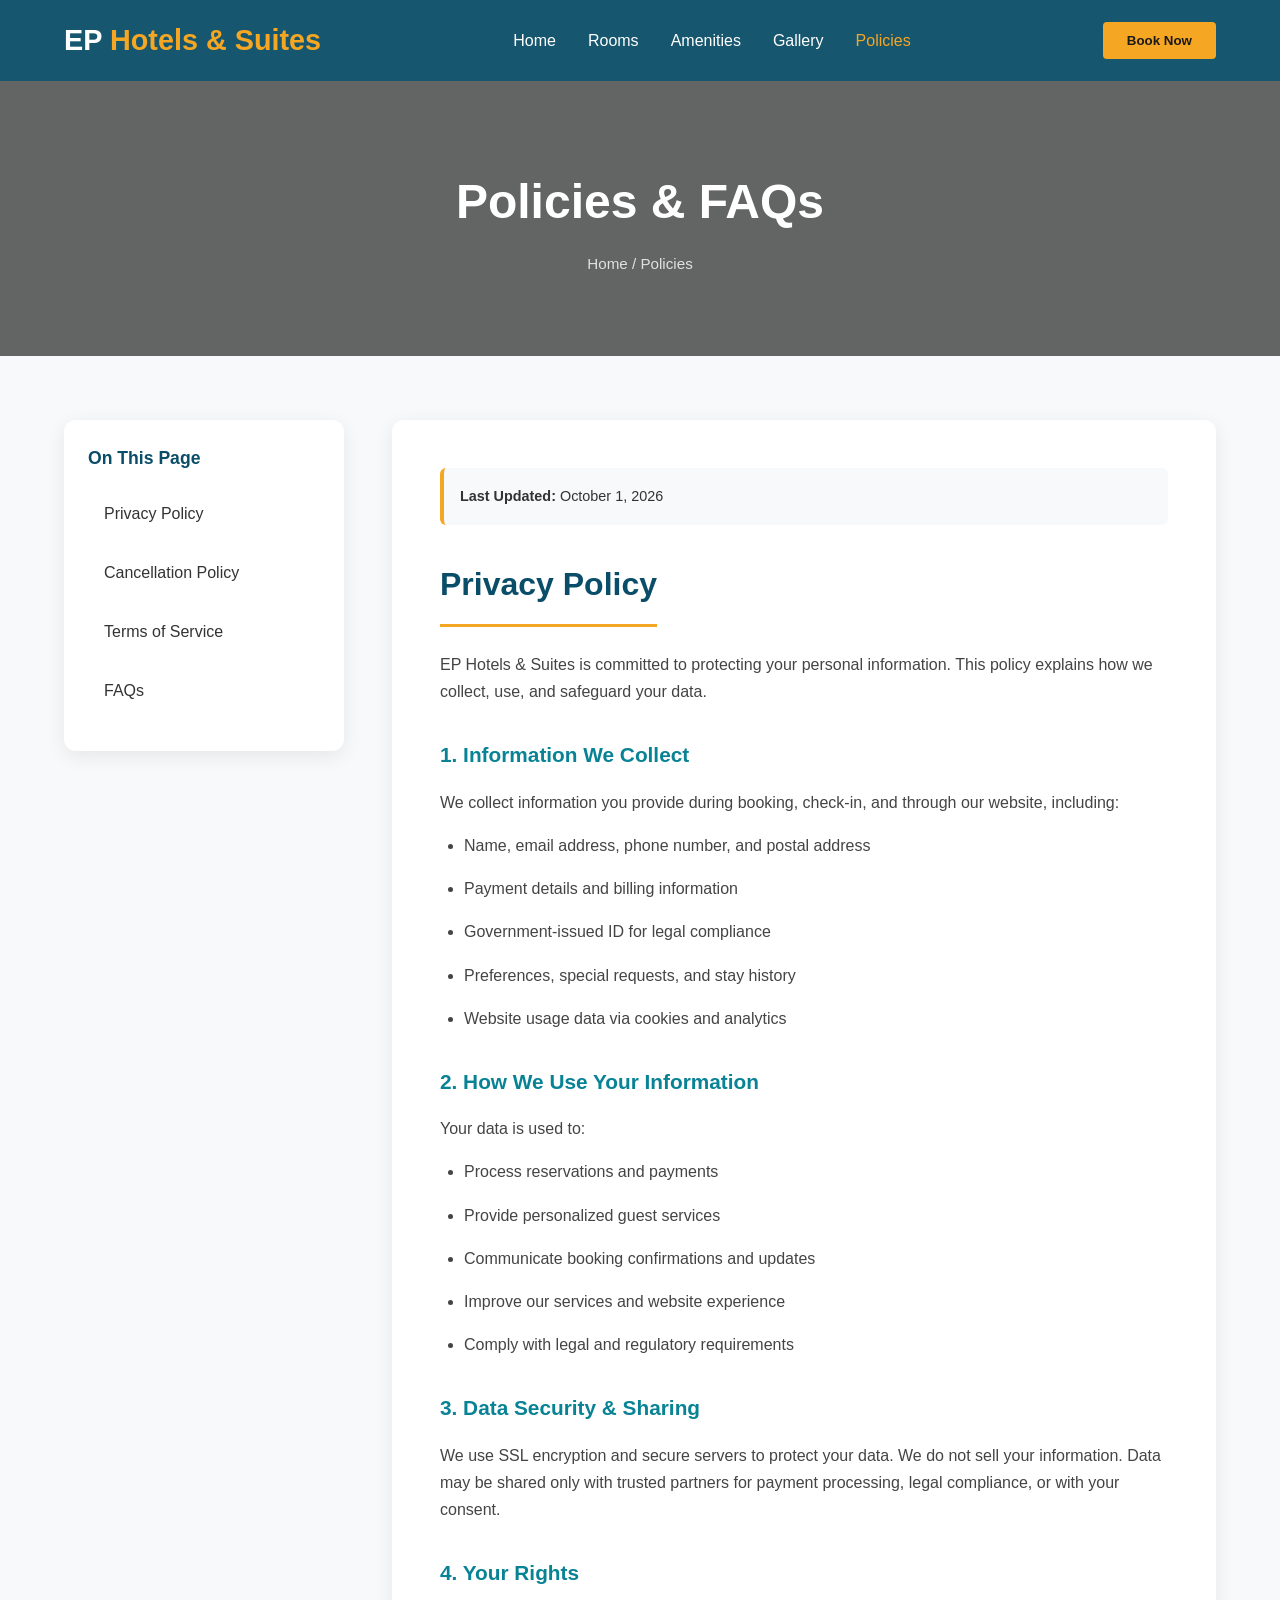
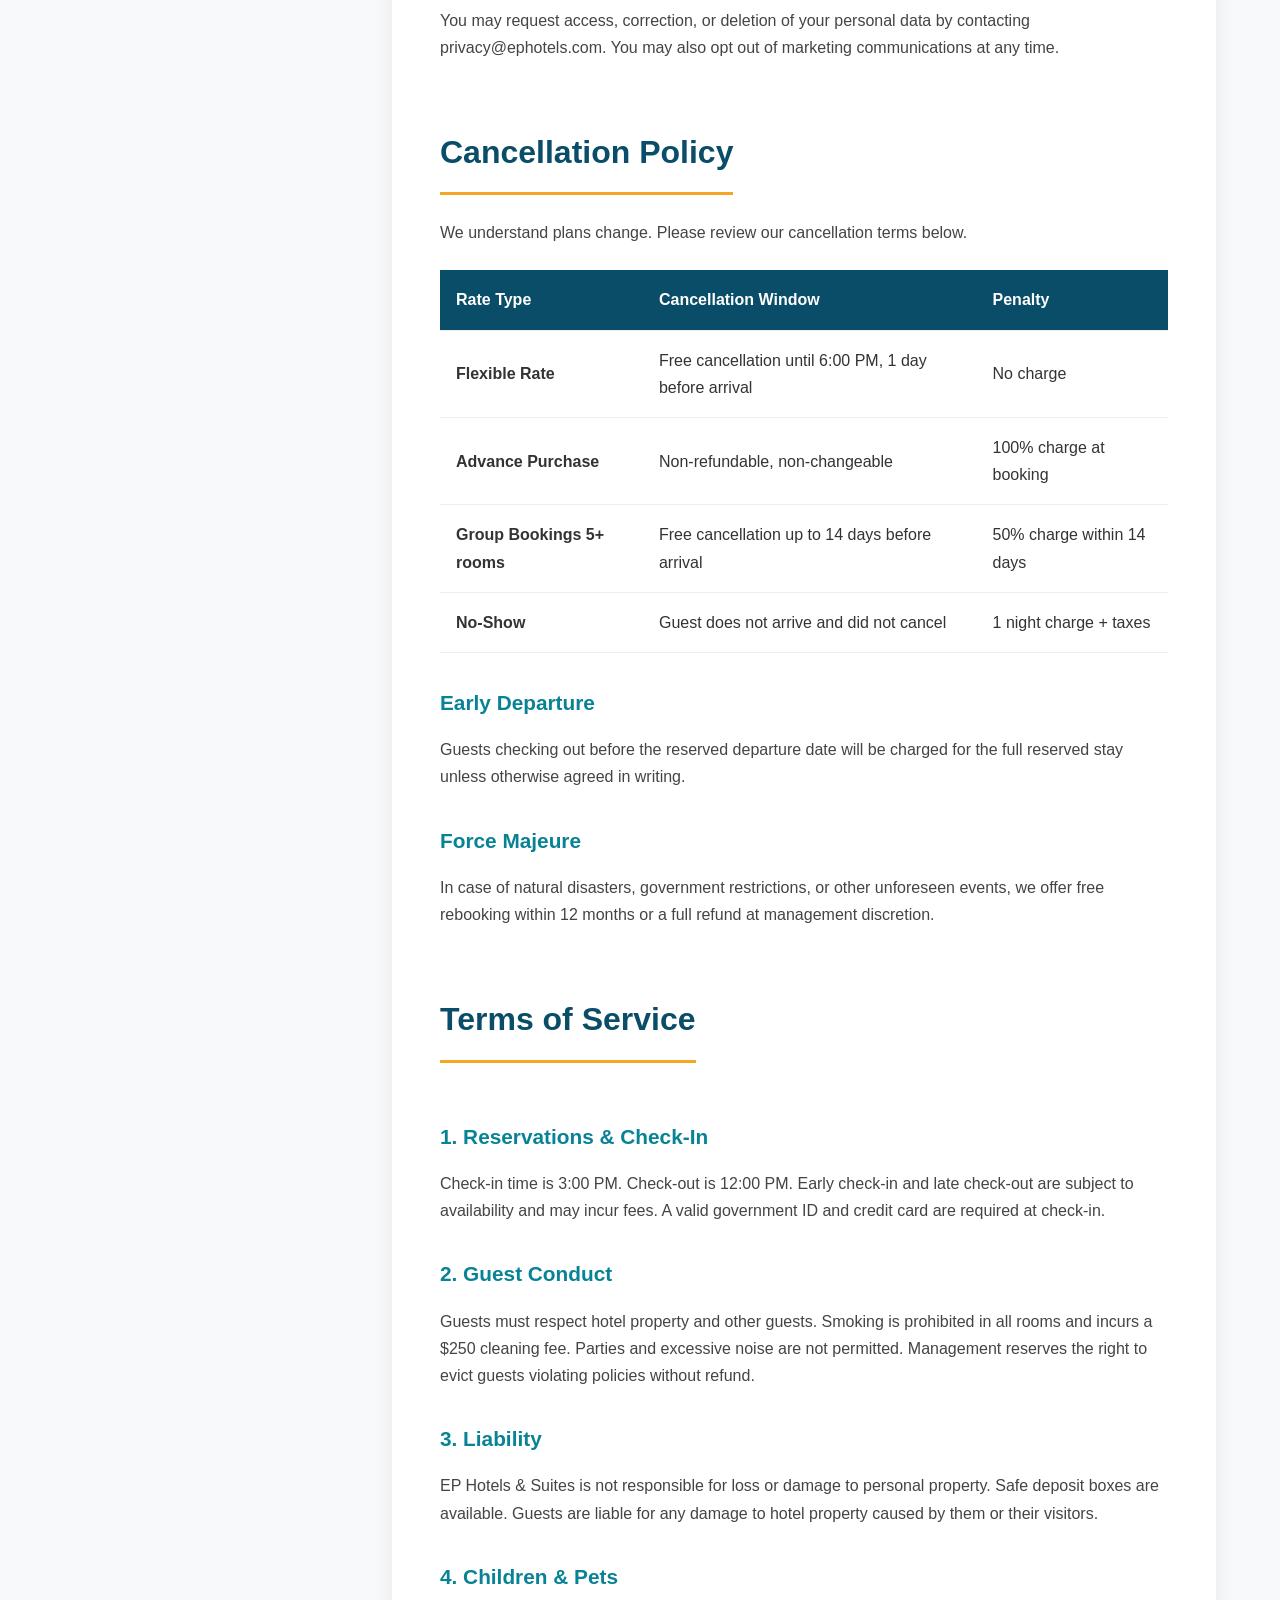
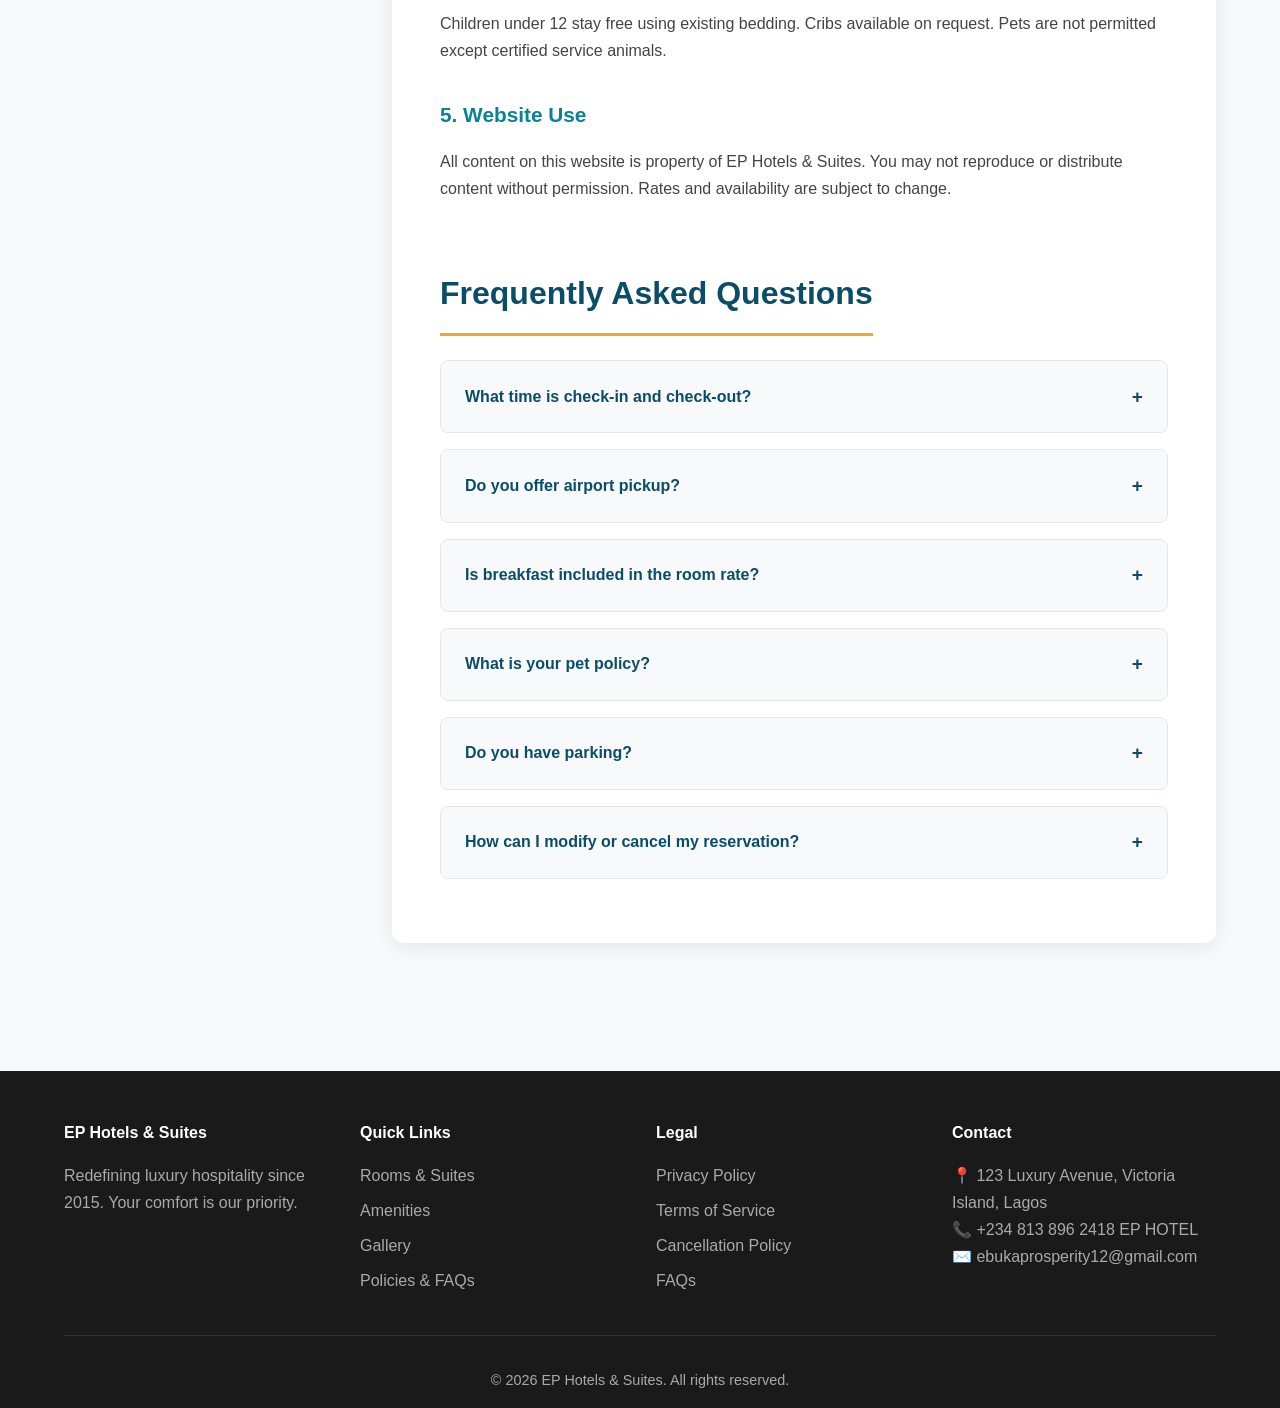
<file: policies.html>
<!DOCTYPE html>
<html lang="en">
<head>
  <meta charset="UTF-8" />
  <meta name="viewport" content="width=device-width, initial-scale=1.0" />
  <title>Policies & FAQs | EP Hotels & Suites</title>
  <meta name="description" content="Read EP Hotels & Suites Privacy Policy, Cancellation Policy, Terms of Service, and Frequently Asked Questions.">
   <!-- Favicon -->
  <link rel="icon" type="image/png" sizes="64*64" href="logo2.png">
  <style>
    :root {
      --primary: #0A4D68;
      --secondary: #088395;
      --accent: #F5A623;
      --light: #F8F9FA;
      --dark: #1A1A1A;
      --text: #333;
    }
    * { margin: 0; padding: 0; box-sizing: border-box; }
    body {
      font-family: 'Segoe UI', Tahoma, Geneva, Verdana, sans-serif;
      line-height: 1.7;
      color: var(--text);
      background: var(--light);
    }
    a { text-decoration: none; color: var(--secondary); }
    a:hover { color: var(--primary); }
    img { max-width: 100%; display: block; }

    /* Header - Same as other pages */
    header {
      background: rgba(10, 77, 104, 0.95);
      color: white;
      position: sticky;
      top: 0;
      z-index: 1000;
      backdrop-filter: blur(10px);
    }
    .container {
      width: 90%;
      max-width: 1200px;
      margin: auto;
    }
    nav {
      display: flex;
      justify-content: space-between;
      align-items: center;
      padding: 1rem 0;
    }
    .logo {
      font-size: 1.8rem;
      font-weight: 700;
    }
    .logo span { color: var(--accent); }
    .nav-links {
      display: flex;
      gap: 2rem;
      list-style: none;
    }
    .nav-links a { color: white; }
    .nav-links a:hover, .nav-links a.active { color: var(--accent); }
    .btn {
      background: var(--accent);
      color: var(--dark);
      padding: 0.7rem 1.5rem;
      border: none;
      border-radius: 4px;
      font-weight: 600;
      cursor: pointer;
      transition: 0.3s;
    }
    .btn:hover { background: #e09612; transform: translateY(-2px); }
    .mobile-toggle { display: none; font-size: 1.5rem; cursor: pointer; color: white; }

    /* Page Hero */
    .page-hero {
      background: linear-gradient(rgba(0,0,0,0.6), rgba(0,0,0,0.6)), url('https://images.unsplash.com/photo-1450101499163-c8848c66ca85?q=80&w=2070') center/cover;
      color: white;
      padding: 5rem 0;
      text-align: center;
    }
    .page-hero h1 { font-size: 3rem; margin-bottom: 0.5rem; }
    .breadcrumb { opacity: 0.8; font-size: 0.95rem; }
    .breadcrumb a { color: white; }
    .breadcrumb a:hover { color: var(--accent); }

    /* Policy Layout */
    section { padding: 4rem 0; }
    .policy-layout {
      display: grid;
      grid-template-columns: 280px 1fr;
      gap: 3rem;
      align-items: start;
    }

    /* Sidebar Nav */
    .policy-nav {
      position: sticky;
      top: 120px;
      background: white;
      border-radius: 12px;
      padding: 1.5rem;
      box-shadow: 0 5px 20px rgba(0,0,0,0.08);
    }
    .policy-nav h4 {
      color: var(--primary);
      margin-bottom: 1rem;
      font-size: 1.1rem;
    }
    .policy-nav ul { list-style: none; }
    .policy-nav li { margin-bottom: 0.8rem; }
    .policy-nav a {
      display: block;
      padding: 0.6rem 1rem;
      border-radius: 6px;
      color: var(--text);
      font-weight: 500;
      transition: 0.3s;
    }
    .policy-nav a:hover, .policy-nav a.active {
      background: var(--light);
      color: var(--primary);
    }

    /* Content */
    .policy-content {
      background: white;
      border-radius: 12px;
      padding: 3rem;
      box-shadow: 0 5px 20px rgba(0,0,0,0.08);
    }
    .policy-section {
      margin-bottom: 4rem;
      scroll-margin-top: 120px;
    }
    .policy-section:last-child { margin-bottom: 0; }
    .policy-section h2 {
      color: var(--primary);
      font-size: 2rem;
      margin-bottom: 1.5rem;
      padding-bottom: 0.8rem;
      border-bottom: 3px solid var(--accent);
      display: inline-block;
    }
    .policy-section h3 {
      color: var(--secondary);
      font-size: 1.3rem;
      margin: 2rem 0 1rem;
    }
    .policy-section p, .policy-section li {
      margin-bottom: 1rem;
      color: #444;
    }
    .policy-section ul, .policy-section ol {
      margin-left: 1.5rem;
      margin-bottom: 1.5rem;
    }
    .last-updated {
      background: var(--light);
      padding: 1rem;
      border-radius: 6px;
      font-size: 0.9rem;
      margin-bottom: 2rem;
      border-left: 4px solid var(--accent);
    }

    /* Accordion for FAQs */
    .accordion-item {
      border: 1px solid #e5e5e5;
      border-radius: 8px;
      margin-bottom: 1rem;
      overflow: hidden;
    }
    .accordion-header {
      background: var(--light);
      padding: 1.2rem 1.5rem;
      cursor: pointer;
      display: flex;
      justify-content: space-between;
      align-items: center;
      font-weight: 600;
      color: var(--primary);
      transition: 0.3s;
    }
    .accordion-header:hover { background: #eef2f5; }
    .accordion-header span {
      font-size: 1.2rem;
      transition: 0.3s;
    }
    .accordion-item.active .accordion-header span { transform: rotate(45deg); }
    .accordion-body {
      max-height: 0;
      overflow: hidden;
      transition: max-height 0.4s ease;
    }
    .accordion-body-content {
      padding: 1.5rem;
      border-top: 1px solid #e5e5e5;
    }

    /* Table for policies */
    .policy-table {
      width: 100%;
      border-collapse: collapse;
      margin: 1.5rem 0;
    }
    .policy-table th, .policy-table td {
      padding: 1rem;
      text-align: left;
      border-bottom: 1px solid #eee;
    }
    .policy-table th {
      background: var(--primary);
      color: white;
      font-weight: 600;
    }
    .policy-table tr:hover { background: var(--light); }

    /* Footer - Same as other pages */
    footer {
      background: var(--dark);
      color: #aaa;
      padding: 3rem 0 1rem;
      margin-top: 4rem;
    }
    .footer-grid {
      display: grid;
      grid-template-columns: repeat(auto-fit, minmax(200px, 1fr));
      gap: 2rem;
      margin-bottom: 2rem;
    }
    .footer-col h4 { color: white; margin-bottom: 1rem; }
    .footer-col ul { list-style: none; }
    .footer-col li { margin-bottom: 0.5rem; }
    .footer-col a { color: #aaa; }
    .footer-col a:hover { color: var(--accent); }
    .copyright {
      text-align: center;
      padding-top: 2rem;
      border-top: 1px solid #333;
      font-size: 0.9rem;
    }

    /* Responsive */
    @media (max-width: 992px) {
      .policy-layout { grid-template-columns: 1fr; }
      .policy-nav { position: static; margin-bottom: 2rem; }
    }
    @media (max-width: 768px) {
      .nav-links { display: none; }
      .mobile-toggle { display: block; }
      .page-hero h1 { font-size: 2.3rem; }
      .policy-content { padding: 2rem 1.5rem; }
    }
  </style>
</head>
<body>
  <!-- Header -->
  <header>
    <div class="container">
      <nav>
        <div class="logo">EP <span>Hotels & Suites</span></div>
        <ul class="nav-links">
          <li><a href="index.html">Home</a></li>
          <li><a href="room.html">Rooms</a></li>
          <li><a href="amenities.html">Amenities</a></li>
          <li><a href="gallery.html">Gallery</a></li>
          <li><a href="policies.html" class="active">Policies</a></li>
        </ul>
        <button class="btn" onclick="window.location.href='rooms.html'">Book Now</button>
        <div class="mobile-toggle">☰</div>
      </nav>
    </div>
  </header>

  <!-- Page Hero -->
  <section class="page-hero">
    <div class="container">
      <h1>Policies & FAQs</h1>
      <div class="breadcrumb">
        <a href="index.html">Home</a> / <span>Policies</span>
      </div>
    </div>
  </section>

  <!-- Main Content -->
  <section>
    <div class="container">
      <div class="policy-layout">
        <!-- Sidebar Navigation -->
        <aside class="policy-nav">
          <h4>On This Page</h4>
          <ul>
            <li><a href="#privacy" class="active">Privacy Policy</a></li>
            <li><a href="#cancellation">Cancellation Policy</a></li>
            <li><a href="#terms">Terms of Service</a></li>
            <li><a href="#faqs">FAQs</a></li>
          </ul>
        </aside>

        <!-- Policy Content -->
        <div class="policy-content">
          <div class="last-updated">
            <strong>Last Updated:</strong> October 1, 2026
          </div>

          <!-- Privacy Policy -->
          <div class="policy-section" id="privacy">
            <h2>Privacy Policy</h2>
            <p>EP Hotels & Suites is committed to protecting your personal information. This policy explains how we collect, use, and safeguard your data.</p>

            <h3>1. Information We Collect</h3>
            <p>We collect information you provide during booking, check-in, and through our website, including:</p>
            <ul>
              <li>Name, email address, phone number, and postal address</li>
              <li>Payment details and billing information</li>
              <li>Government-issued ID for legal compliance</li>
              <li>Preferences, special requests, and stay history</li>
              <li>Website usage data via cookies and analytics</li>
            </ul>

            <h3>2. How We Use Your Information</h3>
            <p>Your data is used to:</p>
            <ul>
              <li>Process reservations and payments</li>
              <li>Provide personalized guest services</li>
              <li>Communicate booking confirmations and updates</li>
              <li>Improve our services and website experience</li>
              <li>Comply with legal and regulatory requirements</li>
            </ul>

            <h3>3. Data Security & Sharing</h3>
            <p>We use SSL encryption and secure servers to protect your data. We do not sell your information. Data may be shared only with trusted partners for payment processing, legal compliance, or with your consent.</p>

            <h3>4. Your Rights</h3>
            <p>You may request access, correction, or deletion of your personal data by contacting privacy@ephotels.com. You may also opt out of marketing communications at any time.</p>
          </div>

          <!-- Cancellation Policy -->
          <div class="policy-section" id="cancellation">
            <h2>Cancellation Policy</h2>
            <p>We understand plans change. Please review our cancellation terms below.</p>

            <table class="policy-table">
              <tr>
                <th>Rate Type</th>
                <th>Cancellation Window</th>
                <th>Penalty</th>
              </tr>
              <tr>
                <td><strong>Flexible Rate</strong></td>
                <td>Free cancellation until 6:00 PM, 1 day before arrival</td>
                <td>No charge</td>
              </tr>
              <tr>
                <td><strong>Advance Purchase</strong></td>
                <td>Non-refundable, non-changeable</td>
                <td>100% charge at booking</td>
              </tr>
              <tr>
                <td><strong>Group Bookings 5+ rooms</strong></td>
                <td>Free cancellation up to 14 days before arrival</td>
                <td>50% charge within 14 days</td>
              </tr>
              <tr>
                <td><strong>No-Show</strong></td>
                <td>Guest does not arrive and did not cancel</td>
                <td>1 night charge + taxes</td>
              </tr>
            </table>

            <h3>Early Departure</h3>
            <p>Guests checking out before the reserved departure date will be charged for the full reserved stay unless otherwise agreed in writing.</p>

            <h3>Force Majeure</h3>
            <p>In case of natural disasters, government restrictions, or other unforeseen events, we offer free rebooking within 12 months or a full refund at management discretion.</p>
          </div>

          <!-- Terms of Service -->
          <div class="policy-section" id="terms">
            <h2>Terms of Service</h2>
            
            <h3>1. Reservations & Check-In</h3>
            <p>Check-in time is 3:00 PM. Check-out is 12:00 PM. Early check-in and late check-out are subject to availability and may incur fees. A valid government ID and credit card are required at check-in.</p>

            <h3>2. Guest Conduct</h3>
            <p>Guests must respect hotel property and other guests. Smoking is prohibited in all rooms and incurs a $250 cleaning fee. Parties and excessive noise are not permitted. Management reserves the right to evict guests violating policies without refund.</p>

            <h3>3. Liability</h3>
            <p>EP Hotels & Suites is not responsible for loss or damage to personal property. Safe deposit boxes are available. Guests are liable for any damage to hotel property caused by them or their visitors.</p>

            <h3>4. Children & Pets</h3>
            <p>Children under 12 stay free using existing bedding. Cribs available on request. Pets are not permitted except certified service animals.</p>

            <h3>5. Website Use</h3>
            <p>All content on this website is property of EP Hotels & Suites. You may not reproduce or distribute content without permission. Rates and availability are subject to change.</p>
          </div>

          <!-- FAQs -->
          <div class="policy-section" id="faqs">
            <h2>Frequently Asked Questions</h2>
            
            <div class="accordion-item">
              <div class="accordion-header" onclick="toggleAccordion(this)">
                What time is check-in and check-out? <span>+</span>
              </div>
              <div class="accordion-body">
                <div class="accordion-body-content">
                  Check-in is from 3:00 PM and check-out is by 12:00 PM. Early check-in or late check-out may be arranged based on availability. A fee may apply for late check-out after 2:00 PM.
                </div>
              </div>
            </div>

            <div class="accordion-item">
              <div class="accordion-header" onclick="toggleAccordion(this)">
                Do you offer airport pickup? <span>+</span>
              </div>
              <div class="accordion-body">
                <div class="accordion-body-content">
                  Yes. We offer complimentary luxury SUV airport transfers for all direct bookings. Please provide your flight details at least 24 hours before arrival to schedule pickup.
                </div>
              </div>
            </div>

            <div class="accordion-item">
              <div class="accordion-header" onclick="toggleAccordion(this)">
                Is breakfast included in the room rate? <span>+</span>
              </div>
              <div class="accordion-body">
                <div class="accordion-body-content">
                  Breakfast inclusion depends on your rate. Most Flexible and Executive rates include daily buffet breakfast at Café Lumière. Advance Purchase rates are room-only unless specified.
                </div>
              </div>
            </div>

            <div class="accordion-item">
              <div class="accordion-header" onclick="toggleAccordion(this)">
                What is your pet policy? <span>+</span>
              </div>
              <div class="accordion-body">
                <div class="accordion-body-content">
                  We do not allow pets, with the exception of certified service animals as defined by law. Documentation may be required at check-in.
                </div>
              </div>
            </div>

            <div class="accordion-item">
              <div class="accordion-header" onclick="toggleAccordion(this)">
                Do you have parking? <span>+</span>
              </div>
              <div class="accordion-body">
                <div class="accordion-body-content">
                  Yes. Complimentary valet parking is available for all hotel guests. Self-parking is also available in our secured underground garage at no charge.
                </div>
              </div>
            </div>

            <div class="accordion-item">
              <div class="accordion-header" onclick="toggleAccordion(this)">
                How can I modify or cancel my reservation? <span>+</span>
              </div>
              <div class="accordion-body">
                <div class="accordion-body-content">
                  You can manage your booking through the link in your confirmation email, or contact our reservations team at +234 800 EP HOTEL or reservations@ephotels.com. Cancellation terms depend on your rate type.
                </div>
              </div>
            </div>

          </div>
        </div>
      </div>
    </div>
  </section>

  <!-- Footer -->
  <footer>
    <div class="container">
      <div class="footer-grid">
        <div class="footer-col">
          <h4>EP Hotels & Suites</h4>
          <p>Redefining luxury hospitality since 2015. Your comfort is our priority.</p>
        </div>
        <div class="footer-col">
          <h4>Quick Links</h4>
          <ul>
            <li><a href="room.html">Rooms & Suites</a></li>
            <li><a href="ameni.html">Amenities</a></li>
            <li><a href="gallery.html">Gallery</a></li>
            <li><a href="policies.html">Policies & FAQs</a></li>
          </ul>
        </div>
        <div class="footer-col">
          <h4>Legal</h4>
          <ul>
            <li><a href="#privacy">Privacy Policy</a></li>
            <li><a href="#terms">Terms of Service</a></li>
            <li><a href="#cancellation">Cancellation Policy</a></li>
            <li><a href="#faqs">FAQs</a></li>
          </ul>
        </div>
        <div class="footer-col">
          <h4>Contact</h4>
          <p>📍 123 Luxury Avenue, Victoria Island, Lagos</p>
          <p>📞 +234 813 896 2418 EP HOTEL</p>
          <p>✉️ ebukaprosperity12@gmail.com</p>
        </div>
      </div>
      <div class="copyright">
        © 2026 EP Hotels & Suites. All rights reserved.
      </div>
    </div>
  </footer>

  <script>
    // Mobile menu toggle
    document.querySelector('.mobile-toggle').addEventListener('click', () => {
      const links = document.querySelector('.nav-links');
      links.style.display = links.style.display === 'flex' ? 'none' : 'flex';
    });

    // Accordion for FAQs
    function toggleAccordion(element) {
      const item = element.parentElement;
      const body = item.querySelector('.accordion-body');
      
      item.classList.toggle('active');
      
      if (item.classList.contains('active')) {
        body.style.maxHeight = body.scrollHeight + 'px';
      } else {
        body.style.maxHeight = 0;
      }
    }

    // Active sidebar link on scroll
    const sections = document.querySelectorAll('.policy-section');
    const navLinks = document.querySelectorAll('.policy-nav a');

    window.addEventListener('scroll', () => {
      let current = '';
      sections.forEach(section => {
        const sectionTop = section.offsetTop - 150;
        if (pageYOffset >= sectionTop) {
          current = section.getAttribute('id');
        }
      });

      navLinks.forEach(link => {
        link.classList.remove('active');
        if (link.getAttribute('href') === '#' + current) {
          link.classList.add('active');
        }
      });
    });

    // Smooth scroll for sidebar links
    document.querySelectorAll('.policy-nav a').forEach(anchor => {
      anchor.addEventListener('click', function(e) {
        e.preventDefault();
        document.querySelector(this.getAttribute('href')).scrollIntoView({
          behavior: 'smooth'
        });
      });
    });
  </script>
</body>
</html>
</file>
